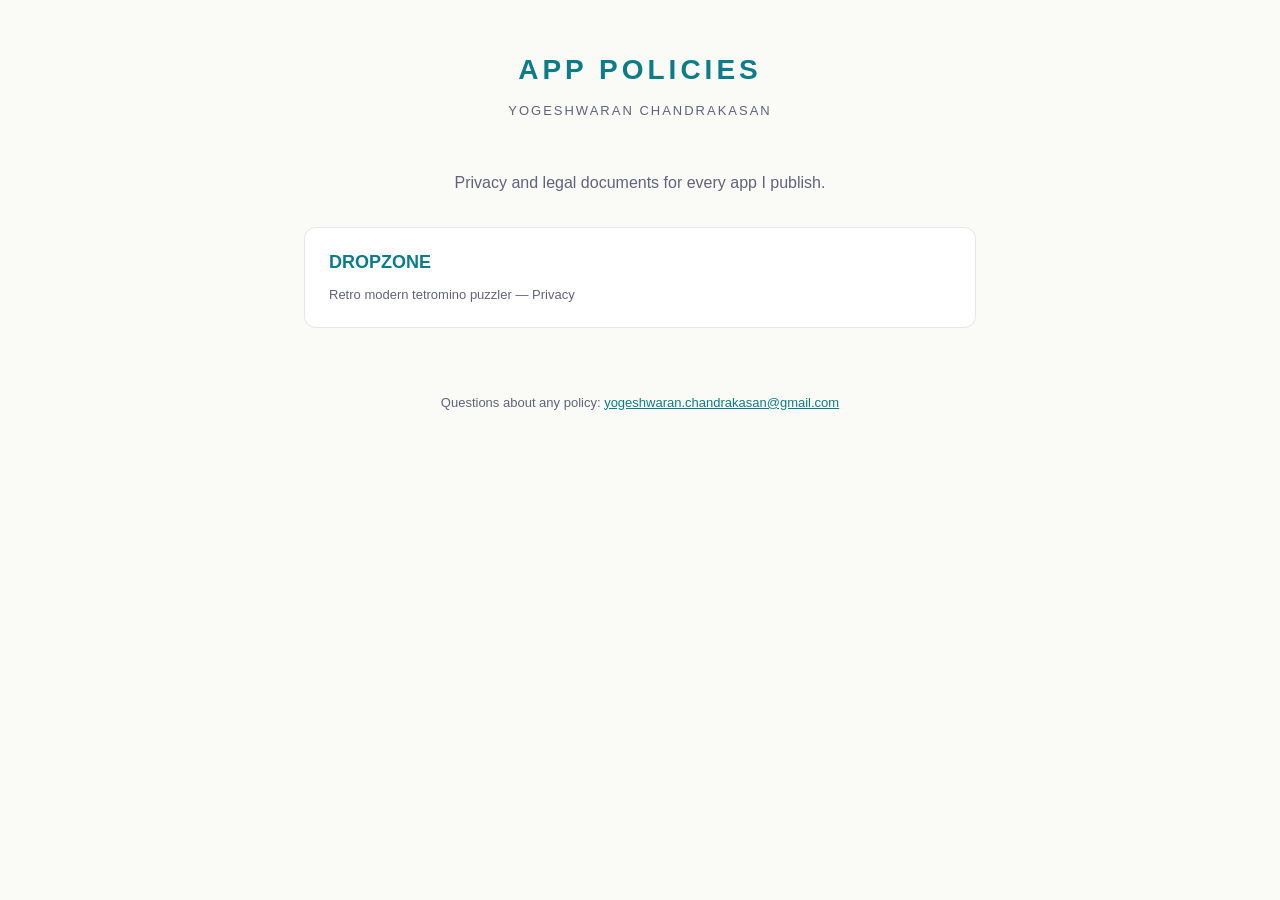
<file: index.html>
<!doctype html>
<html lang="en">
  <head>
    <meta charset="utf-8" />
    <meta name="viewport" content="width=device-width, initial-scale=1" />
    <title>Yogeshwaran Chandrakasan — App Policies</title>
    <meta
      name="description"
      content="Privacy and legal policies for apps published by Yogeshwaran Chandrakasan."
    />
    <link rel="stylesheet" href="_shared/style.css" />
  </head>
  <body>
    <main>
      <header>
        <h1>APP POLICIES</h1>
        <p class="subtitle">Yogeshwaran Chandrakasan</p>
      </header>

      <p style="text-align: center; color: var(--muted)">
        Privacy and legal documents for every app I publish.
      </p>

      <div class="apps-grid">
        <a href="dropzone/" class="app-card">
          <span class="name">DROPZONE</span>
          <span class="meta">Retro modern tetromino puzzler — Privacy</span>
        </a>
      </div>

      <footer>
        Questions about any policy:
        <a href="mailto:yogeshwaran.chandrakasan@gmail.com">
          yogeshwaran.chandrakasan@gmail.com
        </a>
      </footer>
    </main>
  </body>
</html>
</file>
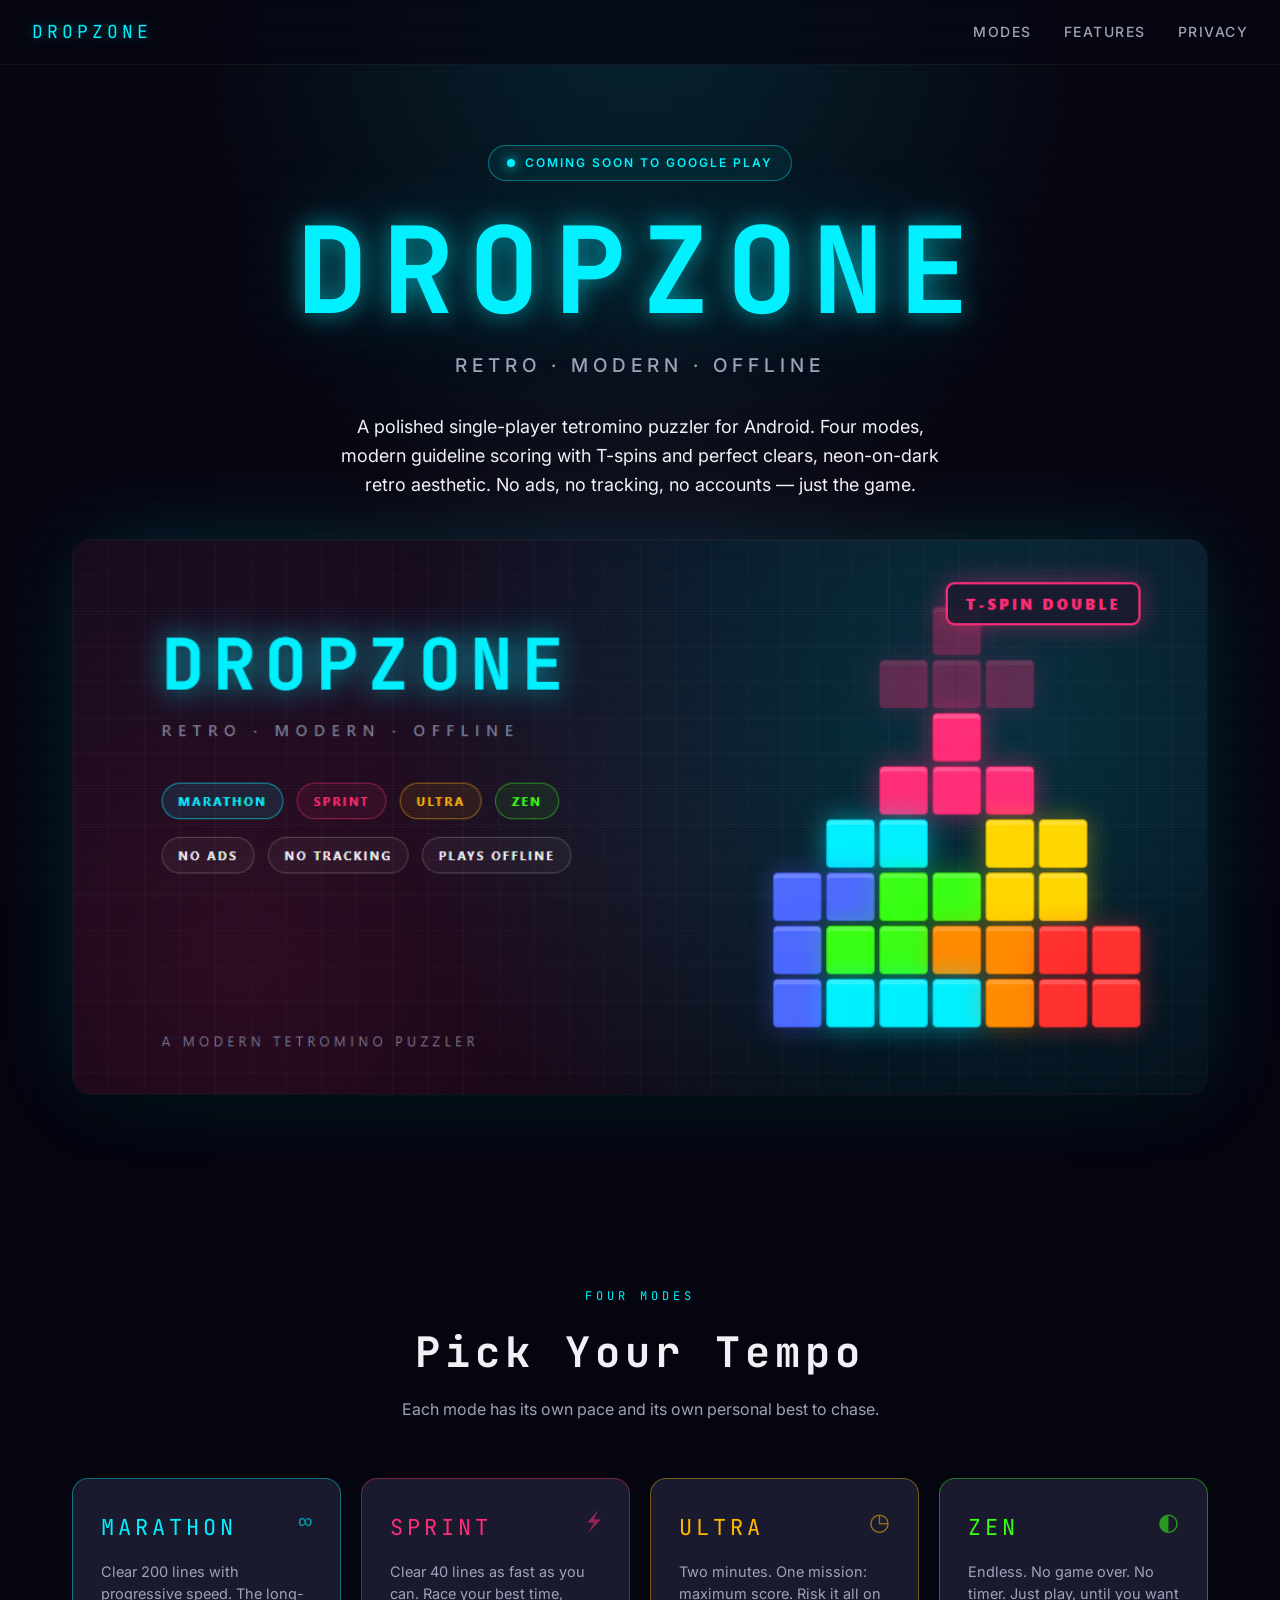
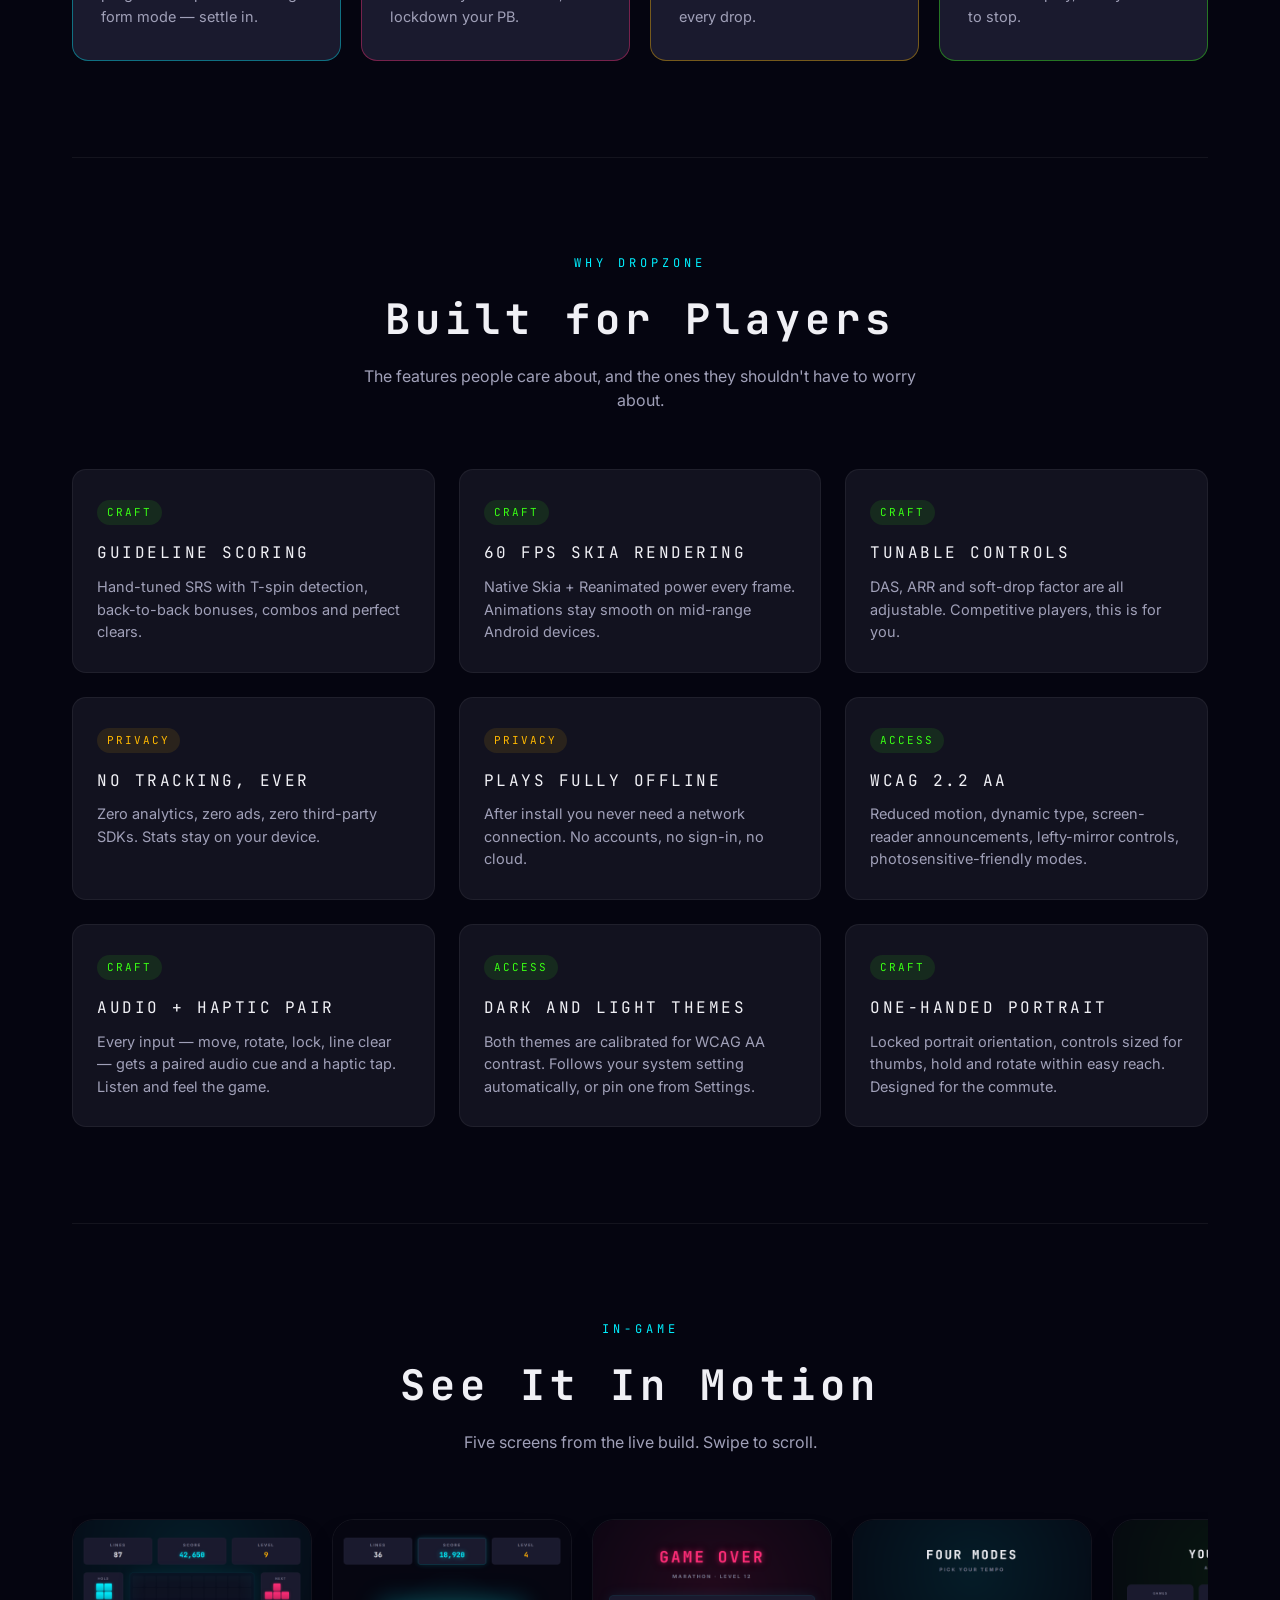
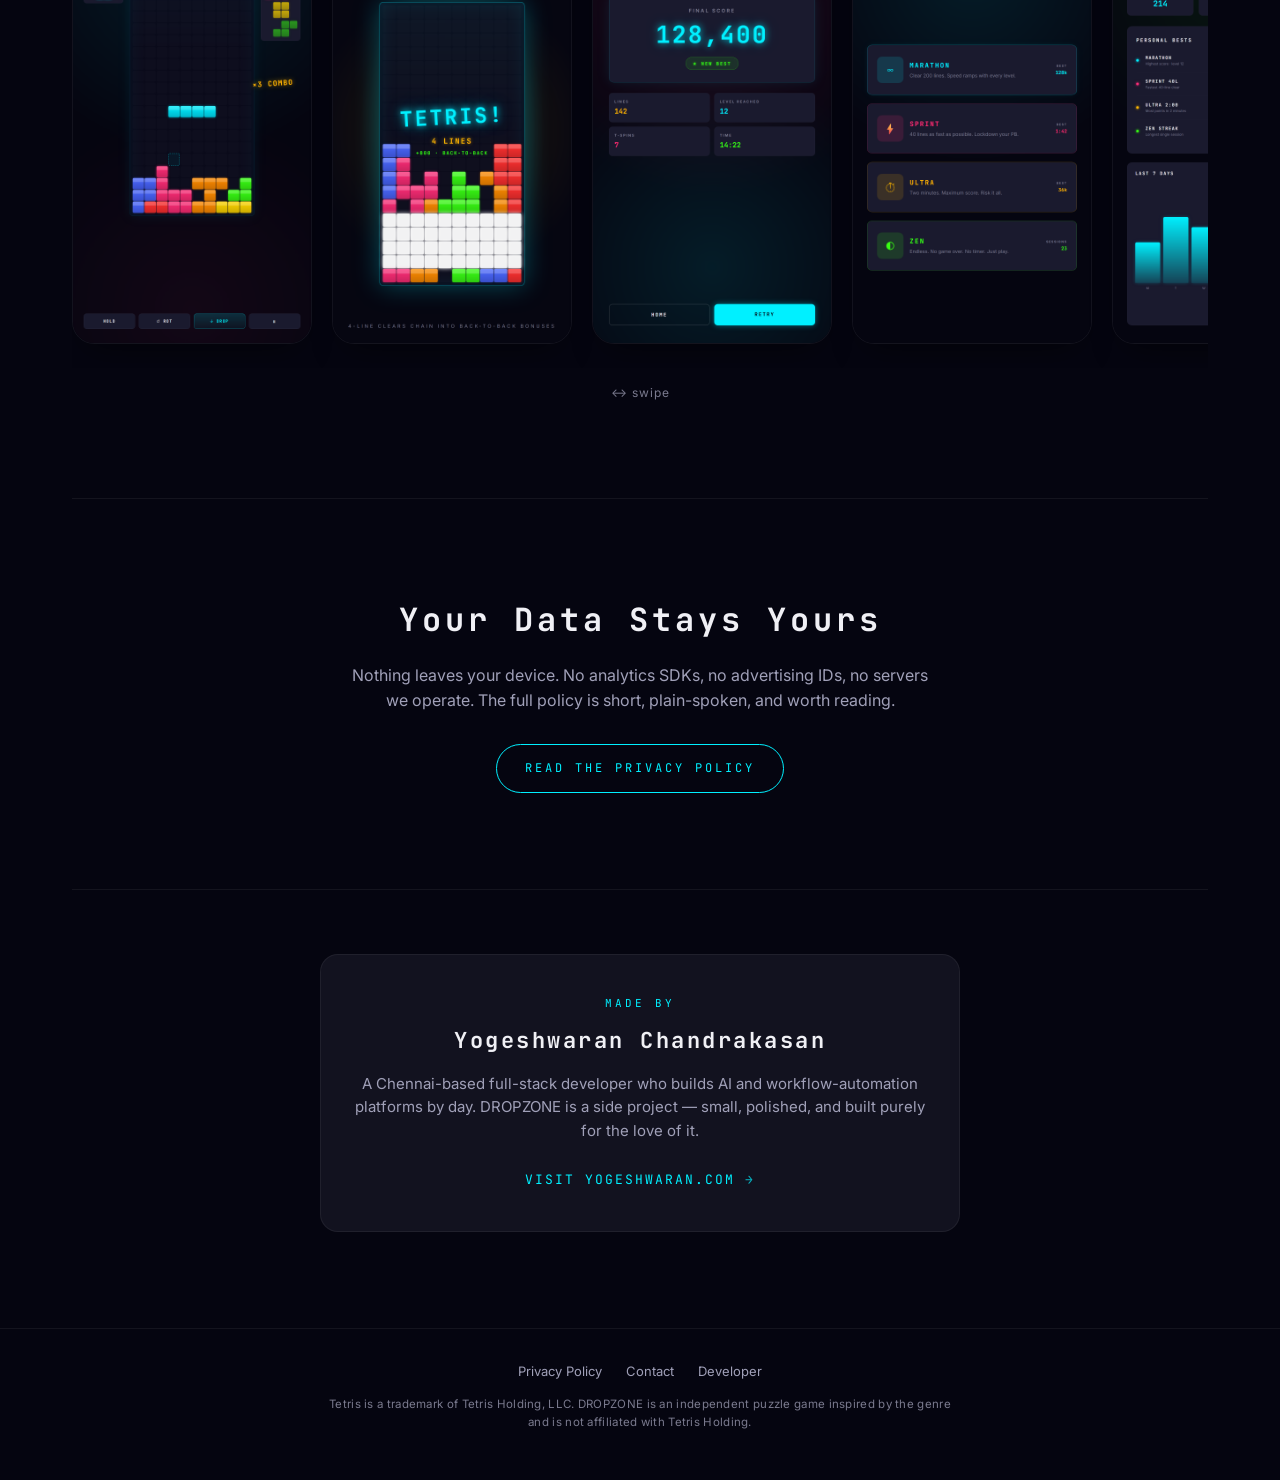
<file: dropzone/index.html>
<!doctype html>
<html lang="en">
  <head>
    <meta charset="utf-8" />
    <meta name="viewport" content="width=device-width, initial-scale=1" />
    <title>DROPZONE — A polished retro modern tetromino puzzler</title>
    <meta
      name="description"
      content="DROPZONE is a single-player tetromino puzzler for Android. Four modes, modern guideline scoring, neon-on-dark retro aesthetic. No ads, no tracking, fully offline."
    />
    <meta property="og:title" content="DROPZONE" />
    <meta
      property="og:description"
      content="A polished retro modern tetromino puzzler. No ads, no tracking, fully offline."
    />
    <meta property="og:image" content="feature-graphic.png" />
    <meta property="og:type" content="website" />
    <link rel="icon" type="image/png" href="favicon.png" />
    <style>
      @import url('https://fonts.googleapis.com/css2?family=Inter:wght@400;500;600;700&family=JetBrains+Mono:wght@700&display=swap');

      :root {
        --bg-0: #030309;
        --bg-1: #050510;
        --bg-2: #0a0a1a;
        --bg-3: #12121f;
        --bg-4: #1a1a2e;
        --text: #f0f0f5;
        --muted: #a0a0b8;
        --dim: #7a7a8e;
        --separator: rgba(255, 255, 255, 0.06);
        --cyan: #00f0ff;
        --magenta: #ff2d78;
        --amber: #ffb800;
        --green: #39ff14;
        --orange: #ff8c00;
        --blue: #4d6aff;
      }

      * { box-sizing: border-box; }

      html, body {
        margin: 0;
        padding: 0;
        background: var(--bg-1);
        color: var(--text);
        font-family: 'Inter', -apple-system, BlinkMacSystemFont, 'Segoe UI', sans-serif;
        line-height: 1.55;
        -webkit-font-smoothing: antialiased;
        text-rendering: optimizeLegibility;
      }

      body {
        background:
          radial-gradient(ellipse at 50% -10%, rgba(0, 240, 255, 0.14), transparent 50%),
          radial-gradient(ellipse at 50% 110%, rgba(255, 45, 120, 0.10), transparent 50%),
          var(--bg-1);
        background-attachment: fixed;
      }

      /* faint CRT scanline overlay — mirrors the in-game effect */
      body::after {
        content: '';
        position: fixed;
        inset: 0;
        pointer-events: none;
        background: repeating-linear-gradient(
          to bottom,
          transparent 0 2px,
          rgba(255, 255, 255, 0.015) 2px 3px
        );
        z-index: 1000;
      }

      a { color: var(--cyan); text-decoration: none; }
      a:hover { text-decoration: underline; }

      .mono {
        font-family: 'JetBrains Mono', 'Courier New', monospace;
      }

      /* Top nav */
      nav.top {
        position: sticky;
        top: 0;
        z-index: 100;
        display: flex;
        align-items: center;
        justify-content: space-between;
        padding: 18px 32px;
        background: rgba(5, 5, 16, 0.7);
        backdrop-filter: blur(12px);
        -webkit-backdrop-filter: blur(12px);
        border-bottom: 1px solid var(--separator);
      }
      nav.top .brand {
        font-family: 'JetBrains Mono', monospace;
        font-size: 18px;
        letter-spacing: 4px;
        color: var(--cyan);
        text-shadow: 0 0 12px rgba(0, 240, 255, 0.4);
      }
      nav.top .links {
        display: flex;
        gap: 32px;
        font-size: 14px;
        color: var(--muted);
      }
      nav.top .links a { color: var(--muted); text-transform: uppercase; letter-spacing: 1.5px; font-weight: 500; }
      nav.top .links a:hover { color: var(--cyan); text-decoration: none; }

      main {
        max-width: 1200px;
        margin: 0 auto;
        padding: 0 32px;
      }

      /* Hero */
      section.hero {
        padding: 80px 0 96px;
        text-align: center;
      }
      .hero .pill {
        display: inline-flex;
        align-items: center;
        gap: 10px;
        padding: 8px 18px;
        border: 1px solid rgba(0, 240, 255, 0.4);
        border-radius: 999px;
        background: rgba(0, 240, 255, 0.06);
        color: var(--cyan);
        font-size: 12px;
        letter-spacing: 2px;
        text-transform: uppercase;
        font-weight: 600;
        margin-bottom: 32px;
      }
      .hero .pill .dot {
        width: 8px; height: 8px;
        background: var(--cyan);
        border-radius: 50%;
        box-shadow: 0 0 12px var(--cyan);
        animation: pulse 1.8s ease-in-out infinite;
      }
      @keyframes pulse { 50% { opacity: 0.4; } }

      .hero h1 {
        font-family: 'JetBrains Mono', monospace;
        font-size: clamp(56px, 11vw, 120px);
        letter-spacing: clamp(6px, 1.5vw, 14px);
        margin: 0 0 24px;
        color: var(--cyan);
        text-shadow:
          0 0 24px rgba(0, 240, 255, 0.55),
          0 0 80px rgba(0, 240, 255, 0.25);
        line-height: 0.95;
      }
      .hero p.tagline {
        font-size: clamp(16px, 1.7vw, 19px);
        letter-spacing: 5px;
        text-transform: uppercase;
        color: var(--muted);
        margin: 0 0 32px;
        font-weight: 500;
      }
      .hero p.lead {
        max-width: 620px;
        margin: 0 auto 40px;
        font-size: 18px;
        color: var(--text);
        line-height: 1.6;
      }

      .hero .featured {
        margin-top: 32px;
        border-radius: 18px;
        overflow: hidden;
        border: 1px solid var(--separator);
        box-shadow:
          0 24px 48px -16px rgba(0, 0, 0, 0.6),
          0 0 80px -20px rgba(0, 240, 255, 0.25);
      }
      .hero .featured img {
        display: block;
        width: 100%;
        height: auto;
      }

      /* Section heading helper */
      .section-head {
        text-align: center;
        margin-bottom: 56px;
      }
      .section-head .eyebrow {
        font-family: 'JetBrains Mono', monospace;
        font-size: 12px;
        letter-spacing: 4px;
        color: var(--cyan);
        text-transform: uppercase;
        margin-bottom: 14px;
      }
      .section-head h2 {
        font-family: 'JetBrains Mono', monospace;
        font-size: clamp(28px, 4vw, 42px);
        letter-spacing: clamp(2px, 0.4vw, 5px);
        margin: 0 0 12px;
        color: var(--text);
      }
      .section-head p {
        color: var(--muted);
        font-size: 16px;
        max-width: 560px;
        margin: 0 auto;
      }

      /* Modes */
      section.modes { padding: 96px 0; }
      .mode-grid {
        display: grid;
        grid-template-columns: repeat(auto-fit, minmax(240px, 1fr));
        gap: 20px;
      }
      .mode-card {
        position: relative;
        padding: 32px 28px;
        background: var(--bg-4);
        border: 1px solid var(--separator);
        border-radius: 16px;
        transition: border-color 200ms ease, transform 200ms ease;
      }
      .mode-card:hover {
        transform: translateY(-2px);
      }
      .mode-card .label {
        font-family: 'JetBrains Mono', monospace;
        font-size: 22px;
        letter-spacing: 4px;
        margin-bottom: 16px;
      }
      .mode-card .desc {
        font-size: 14.5px;
        color: var(--muted);
        line-height: 1.55;
      }
      .mode-card .glyph {
        position: absolute;
        top: 24px;
        right: 28px;
        font-family: 'JetBrains Mono', monospace;
        font-size: 24px;
        opacity: 0.55;
      }
      .mode-card.marathon { border-color: rgba(0, 240, 255, 0.4); }
      .mode-card.marathon:hover { border-color: var(--cyan); box-shadow: 0 0 32px -8px rgba(0,240,255,0.4); }
      .mode-card.marathon .label, .mode-card.marathon .glyph { color: var(--cyan); }

      .mode-card.sprint { border-color: rgba(255, 45, 120, 0.4); }
      .mode-card.sprint:hover { border-color: var(--magenta); box-shadow: 0 0 32px -8px rgba(255,45,120,0.4); }
      .mode-card.sprint .label, .mode-card.sprint .glyph { color: var(--magenta); }

      .mode-card.ultra { border-color: rgba(255, 184, 0, 0.4); }
      .mode-card.ultra:hover { border-color: var(--amber); box-shadow: 0 0 32px -8px rgba(255,184,0,0.4); }
      .mode-card.ultra .label, .mode-card.ultra .glyph { color: var(--amber); }

      .mode-card.zen { border-color: rgba(57, 255, 20, 0.4); }
      .mode-card.zen:hover { border-color: var(--green); box-shadow: 0 0 32px -8px rgba(57,255,20,0.4); }
      .mode-card.zen .label, .mode-card.zen .glyph { color: var(--green); }

      /* Features */
      section.features { padding: 96px 0; border-top: 1px solid var(--separator); }
      .feature-grid {
        display: grid;
        grid-template-columns: repeat(3, 1fr);
        gap: 24px;
      }
      @media (max-width: 900px) {
        .feature-grid {
          grid-template-columns: repeat(2, 1fr);
        }
      }
      @media (max-width: 600px) {
        .feature-grid {
          grid-template-columns: 1fr;
        }
      }
      .feature {
        padding: 28px 24px;
        background: var(--bg-3);
        border: 1px solid var(--separator);
        border-radius: 14px;
      }
      .feature .tag {
        display: inline-block;
        font-family: 'JetBrains Mono', monospace;
        font-size: 11px;
        letter-spacing: 2px;
        color: var(--green);
        background: rgba(57, 255, 20, 0.10);
        padding: 4px 10px;
        border-radius: 999px;
        margin-bottom: 16px;
      }
      .feature.warn .tag { color: var(--amber); background: rgba(255, 184, 0, 0.10); }
      .feature .title {
        font-family: 'JetBrains Mono', monospace;
        font-size: 16px;
        letter-spacing: 2.5px;
        text-transform: uppercase;
        margin-bottom: 10px;
        color: var(--text);
      }
      .feature .body {
        font-size: 14.5px;
        color: var(--muted);
        line-height: 1.55;
      }

      /* Screenshots */
      section.shots { padding: 96px 0; border-top: 1px solid var(--separator); }
      .shot-track {
        display: flex;
        gap: 20px;
        overflow-x: auto;
        scroll-snap-type: x mandatory;
        padding: 8px 0 24px;
        scrollbar-width: thin;
        scrollbar-color: var(--bg-4) transparent;
      }
      .shot-track::-webkit-scrollbar { height: 6px; }
      .shot-track::-webkit-scrollbar-track { background: transparent; }
      .shot-track::-webkit-scrollbar-thumb { background: var(--bg-4); border-radius: 999px; }
      .shot {
        flex: 0 0 240px;
        scroll-snap-align: center;
        border-radius: 22px;
        overflow: hidden;
        border: 1px solid var(--separator);
        box-shadow: 0 16px 32px -16px rgba(0, 0, 0, 0.6);
        transition: transform 200ms ease, border-color 200ms ease;
      }
      .shot:hover { transform: translateY(-4px); border-color: rgba(0, 240, 255, 0.3); }
      .shot img { display: block; width: 100%; height: auto; }
      .shot-hint {
        text-align: center;
        margin-top: 16px;
        font-size: 12px;
        letter-spacing: 1px;
        color: var(--dim);
      }

      /* Privacy callout */
      section.privacy-cta { padding: 96px 0; border-top: 1px solid var(--separator); text-align: center; }
      section.privacy-cta h2 {
        font-family: 'JetBrains Mono', monospace;
        font-size: clamp(24px, 3vw, 32px);
        letter-spacing: 4px;
        margin: 0 0 18px;
      }
      section.privacy-cta p {
        max-width: 600px;
        margin: 0 auto 32px;
        color: var(--muted);
        font-size: 16px;
      }
      section.privacy-cta a.btn {
        display: inline-block;
        padding: 14px 28px;
        background: transparent;
        border: 1px solid var(--cyan);
        color: var(--cyan);
        border-radius: 999px;
        font-family: 'JetBrains Mono', monospace;
        font-size: 12px;
        letter-spacing: 3px;
        text-transform: uppercase;
        transition: background 200ms ease;
      }
      section.privacy-cta a.btn:hover {
        background: rgba(0, 240, 255, 0.1);
        text-decoration: none;
      }

      /* Maker */
      section.maker {
        padding: 64px 0 96px;
        border-top: 1px solid var(--separator);
      }
      .maker-card {
        max-width: 640px;
        margin: 0 auto;
        text-align: center;
        padding: 40px 32px;
        background: var(--bg-3);
        border: 1px solid var(--separator);
        border-radius: 18px;
      }
      .maker-card .eyebrow {
        font-family: 'JetBrains Mono', monospace;
        font-size: 11px;
        letter-spacing: 3px;
        color: var(--cyan);
        text-transform: uppercase;
        margin-bottom: 12px;
      }
      .maker-card h3 {
        font-family: 'JetBrains Mono', monospace;
        font-size: 22px;
        letter-spacing: 2.5px;
        margin: 0 0 14px;
      }
      .maker-card p { color: var(--muted); margin: 0 0 24px; font-size: 15px; }
      .maker-card a.link {
        font-family: 'JetBrains Mono', monospace;
        font-size: 13px;
        letter-spacing: 2px;
        color: var(--cyan);
        text-transform: uppercase;
      }
      .maker-card a.link::after {
        content: ' →';
        opacity: 0.7;
      }

      /* Footer */
      footer.site {
        padding: 32px 32px 48px;
        border-top: 1px solid var(--separator);
        text-align: center;
        font-size: 13px;
        color: var(--dim);
      }
      footer.site .row { display: flex; justify-content: center; gap: 24px; margin-bottom: 14px; flex-wrap: wrap; }
      footer.site a { color: var(--muted); }
      footer.site .legal { font-size: 11.5px; letter-spacing: 0.3px; line-height: 1.6; max-width: 640px; margin: 0 auto; }

      @media (max-width: 640px) {
        main, nav.top { padding-left: 20px; padding-right: 20px; }
        nav.top .links { gap: 18px; font-size: 12px; }
        section.hero { padding: 56px 0 64px; }
        section.modes, section.features, section.shots, section.privacy-cta, section.maker { padding: 64px 0; }
      }
    </style>
  </head>
  <body>
    <nav class="top">
      <span class="brand">DROPZONE</span>
      <div class="links">
        <a href="#modes">Modes</a>
        <a href="#features">Features</a>
        <a href="privacy">Privacy</a>
      </div>
    </nav>

    <main>
      <!-- HERO -->
      <section class="hero">
        <div class="pill">
          <span class="dot"></span>
          Coming soon to Google Play
        </div>
        <h1>DROPZONE</h1>
        <p class="tagline">Retro · Modern · Offline</p>
        <p class="lead">
          A polished single-player tetromino puzzler for Android. Four modes,
          modern guideline scoring with T-spins and perfect clears, neon-on-dark
          retro aesthetic. No ads, no tracking, no accounts &mdash; just the game.
        </p>
        <div class="featured">
          <img src="feature-graphic.png" alt="DROPZONE feature graphic showing the game title and a neon tetromino stack." />
        </div>
      </section>

      <!-- MODES -->
      <section class="modes" id="modes">
        <div class="section-head">
          <div class="eyebrow">FOUR MODES</div>
          <h2>Pick Your Tempo</h2>
          <p>Each mode has its own pace and its own personal best to chase.</p>
        </div>
        <div class="mode-grid">
          <div class="mode-card marathon">
            <div class="glyph">&#8734;</div>
            <div class="label">MARATHON</div>
            <div class="desc">Clear 200 lines with progressive speed. The long-form mode &mdash; settle in.</div>
          </div>
          <div class="mode-card sprint">
            <div class="glyph">&#9889;</div>
            <div class="label">SPRINT</div>
            <div class="desc">Clear 40 lines as fast as you can. Race your best time, lockdown your PB.</div>
          </div>
          <div class="mode-card ultra">
            <div class="glyph">&#9719;</div>
            <div class="label">ULTRA</div>
            <div class="desc">Two minutes. One mission: maximum score. Risk it all on every drop.</div>
          </div>
          <div class="mode-card zen">
            <div class="glyph">&#9680;</div>
            <div class="label">ZEN</div>
            <div class="desc">Endless. No game over. No timer. Just play, until you want to stop.</div>
          </div>
        </div>
      </section>

      <!-- FEATURES -->
      <section class="features" id="features">
        <div class="section-head">
          <div class="eyebrow">WHY DROPZONE</div>
          <h2>Built for Players</h2>
          <p>The features people care about, and the ones they shouldn't have to worry about.</p>
        </div>
        <div class="feature-grid">
          <div class="feature">
            <span class="tag">CRAFT</span>
            <div class="title">Guideline scoring</div>
            <div class="body">Hand-tuned SRS with T-spin detection, back-to-back bonuses, combos and perfect clears.</div>
          </div>
          <div class="feature">
            <span class="tag">CRAFT</span>
            <div class="title">60 FPS Skia rendering</div>
            <div class="body">Native Skia + Reanimated power every frame. Animations stay smooth on mid-range Android devices.</div>
          </div>
          <div class="feature">
            <span class="tag">CRAFT</span>
            <div class="title">Tunable controls</div>
            <div class="body">DAS, ARR and soft-drop factor are all adjustable. Competitive players, this is for you.</div>
          </div>
          <div class="feature warn">
            <span class="tag">PRIVACY</span>
            <div class="title">No tracking, ever</div>
            <div class="body">Zero analytics, zero ads, zero third-party SDKs. Stats stay on your device.</div>
          </div>
          <div class="feature warn">
            <span class="tag">PRIVACY</span>
            <div class="title">Plays fully offline</div>
            <div class="body">After install you never need a network connection. No accounts, no sign-in, no cloud.</div>
          </div>
          <div class="feature">
            <span class="tag">ACCESS</span>
            <div class="title">WCAG 2.2 AA</div>
            <div class="body">Reduced motion, dynamic type, screen-reader announcements, lefty-mirror controls, photosensitive-friendly modes.</div>
          </div>
          <div class="feature">
            <span class="tag">CRAFT</span>
            <div class="title">Audio + haptic pair</div>
            <div class="body">Every input &mdash; move, rotate, lock, line clear &mdash; gets a paired audio cue and a haptic tap. Listen and feel the game.</div>
          </div>
          <div class="feature">
            <span class="tag">ACCESS</span>
            <div class="title">Dark and light themes</div>
            <div class="body">Both themes are calibrated for WCAG AA contrast. Follows your system setting automatically, or pin one from Settings.</div>
          </div>
          <div class="feature">
            <span class="tag">CRAFT</span>
            <div class="title">One-handed portrait</div>
            <div class="body">Locked portrait orientation, controls sized for thumbs, hold and rotate within easy reach. Designed for the commute.</div>
          </div>
        </div>
      </section>

      <!-- SCREENSHOTS -->
      <section class="shots">
        <div class="section-head">
          <div class="eyebrow">IN-GAME</div>
          <h2>See It In Motion</h2>
          <p>Five screens from the live build. Swipe to scroll.</p>
        </div>
        <div class="shot-track">
          <div class="shot"><img src="screenshots/01-gameplay.png" alt="Gameplay HUD with score, hold and next-piece queue." /></div>
          <div class="shot"><img src="screenshots/02-tetris-clear.png" alt="Tetris 4-line clear with neon glow celebration." /></div>
          <div class="shot"><img src="screenshots/03-game-over.png" alt="Game-over screen with final score and new-best chip." /></div>
          <div class="shot"><img src="screenshots/04-modes.png" alt="Four-mode picker showing Marathon, Sprint, Ultra and Zen." /></div>
          <div class="shot"><img src="screenshots/05-stats.png" alt="Personal stats with last-7-days play activity chart." /></div>
        </div>
        <div class="shot-hint">↔ swipe</div>
      </section>

      <!-- PRIVACY CTA -->
      <section class="privacy-cta">
        <h2>Your Data Stays Yours</h2>
        <p>
          Nothing leaves your device. No analytics SDKs, no advertising IDs,
          no servers we operate. The full policy is short, plain-spoken,
          and worth reading.
        </p>
        <a class="btn" href="privacy">Read the Privacy Policy</a>
      </section>

      <!-- MAKER -->
      <section class="maker">
        <div class="maker-card">
          <div class="eyebrow">MADE BY</div>
          <h3>Yogeshwaran Chandrakasan</h3>
          <p>
            A Chennai-based full-stack developer who builds AI and
            workflow-automation platforms by day. DROPZONE is a side project
            &mdash; small, polished, and built purely for the love of it.
          </p>
          <a class="link" href="https://yogeshwaran.com" target="_blank" rel="noopener">Visit yogeshwaran.com</a>
        </div>
      </section>
    </main>

    <footer class="site">
      <div class="row">
        <a href="privacy">Privacy Policy</a>
        <a href="mailto:yogeshwaran.chandrakasan@gmail.com">Contact</a>
        <a href="https://yogeshwaran.com" target="_blank" rel="noopener">Developer</a>
      </div>
      <p class="legal">
        Tetris is a trademark of Tetris Holding, LLC. DROPZONE is an
        independent puzzle game inspired by the genre and is not affiliated
        with Tetris Holding.
      </p>
    </footer>
  </body>
</html>
</file>
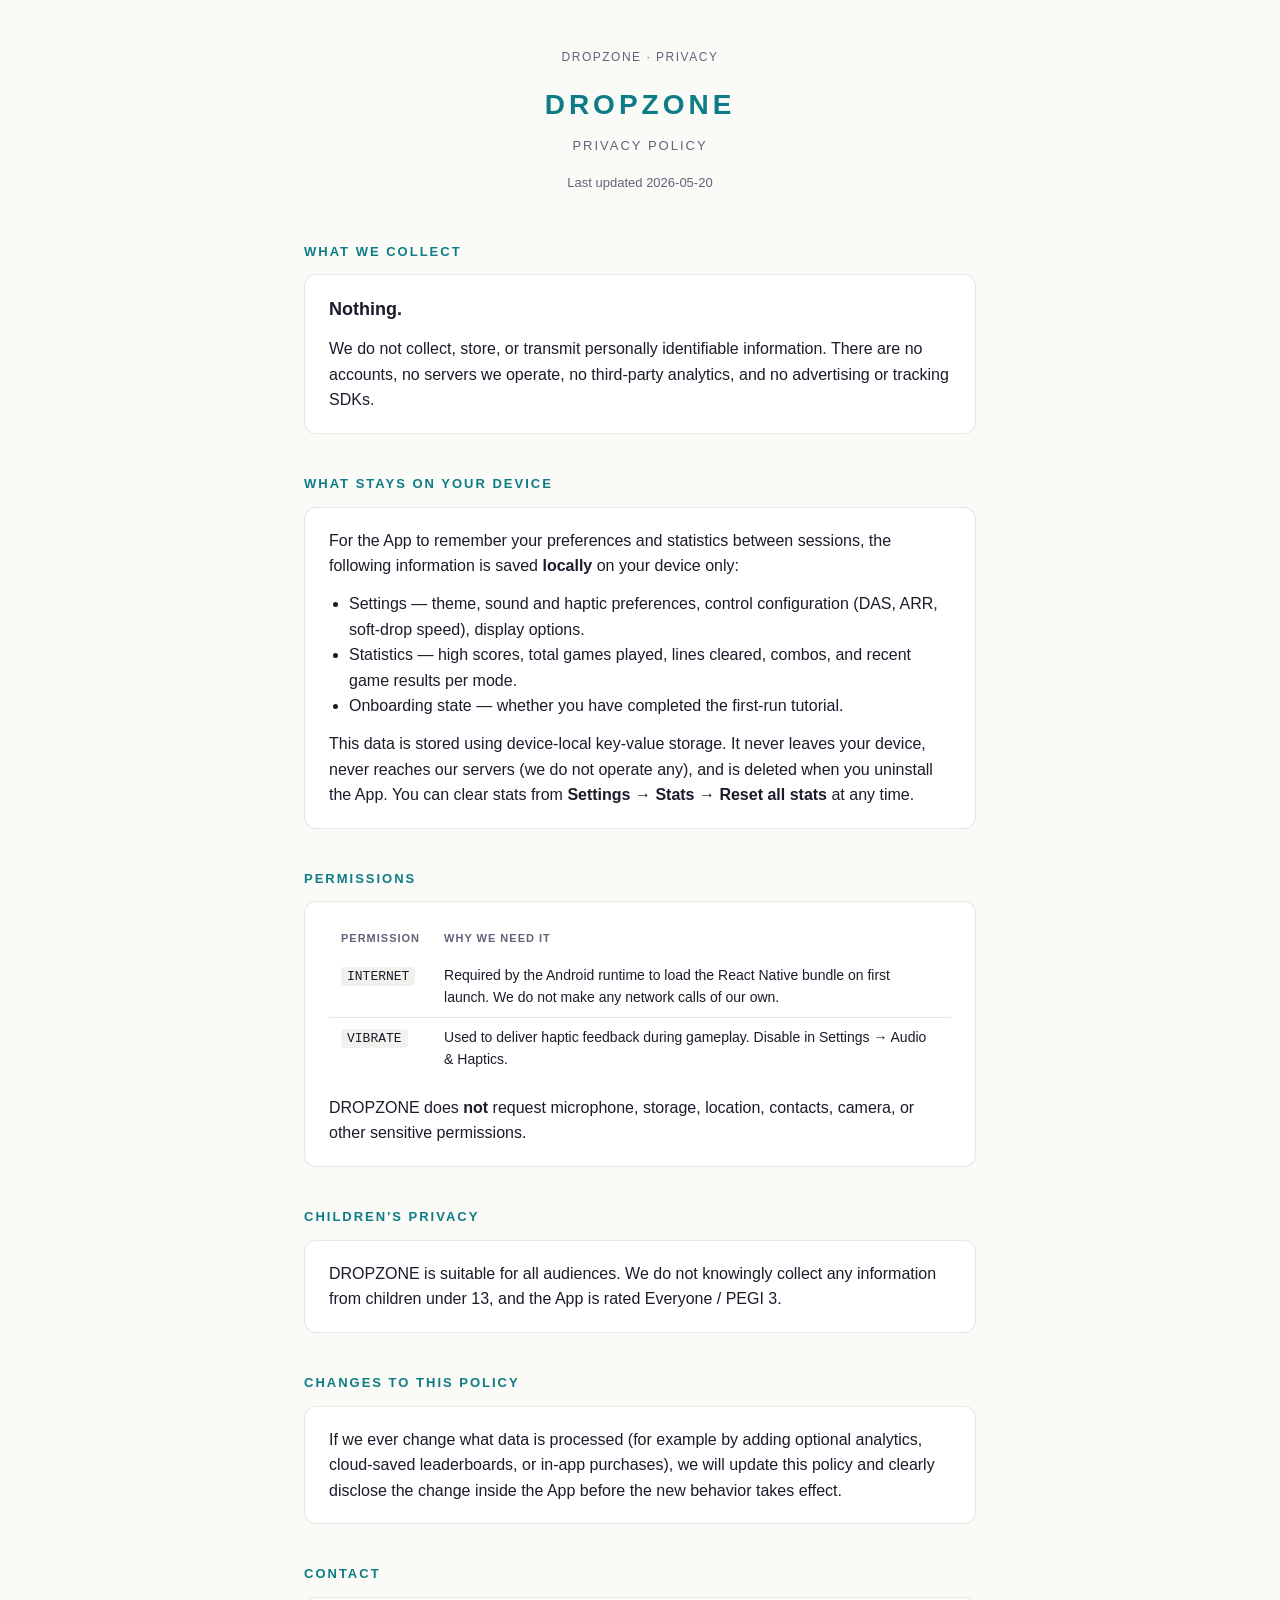
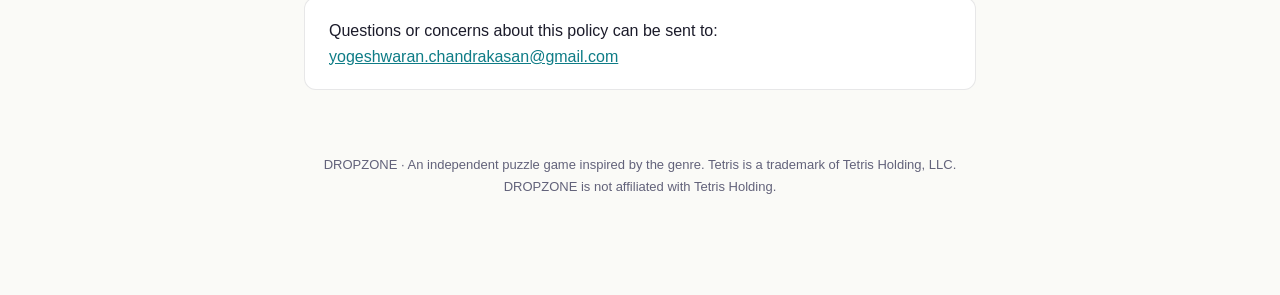
<file: dropzone/privacy.html>
<!doctype html>
<html lang="en">
  <head>
    <meta charset="utf-8" />
    <meta name="viewport" content="width=device-width, initial-scale=1" />
    <meta name="robots" content="index,follow" />
    <title>DROPZONE — Privacy Policy</title>
    <meta
      name="description"
      content="DROPZONE collects no data. Everything stays on your device."
    />
    <link rel="stylesheet" href="../_shared/style.css" />
  </head>
  <body>
    <main>
      <header>
        <div class="crumbs">
          <a href="./">DROPZONE</a> · Privacy
        </div>
        <h1>DROPZONE</h1>
        <p class="subtitle">Privacy Policy</p>
      </header>

      <p class="last-updated">Last updated 2026-05-20</p>

      <h2>What we collect</h2>
      <section>
        <p style="font-weight: 600; font-size: 18px">Nothing.</p>
        <p>
          We do not collect, store, or transmit personally identifiable
          information. There are no accounts, no servers we operate, no
          third-party analytics, and no advertising or tracking SDKs.
        </p>
      </section>

      <h2>What stays on your device</h2>
      <section>
        <p>
          For the App to remember your preferences and statistics between
          sessions, the following information is saved <strong>locally</strong>
          on your device only:
        </p>
        <ul>
          <li>Settings — theme, sound and haptic preferences, control
            configuration (DAS, ARR, soft-drop speed), display options.</li>
          <li>Statistics — high scores, total games played, lines cleared,
            combos, and recent game results per mode.</li>
          <li>Onboarding state — whether you have completed the first-run
            tutorial.</li>
        </ul>
        <p>
          This data is stored using device-local key-value storage. It never
          leaves your device, never reaches our servers (we do not operate
          any), and is deleted when you uninstall the App. You can clear
          stats from <strong>Settings → Stats → Reset all stats</strong> at
          any time.
        </p>
      </section>

      <h2>Permissions</h2>
      <section>
        <table>
          <thead>
            <tr>
              <th>Permission</th>
              <th>Why we need it</th>
            </tr>
          </thead>
          <tbody>
            <tr>
              <td><code>INTERNET</code></td>
              <td>
                Required by the Android runtime to load the React Native
                bundle on first launch. We do not make any network calls of
                our own.
              </td>
            </tr>
            <tr>
              <td><code>VIBRATE</code></td>
              <td>
                Used to deliver haptic feedback during gameplay. Disable in
                Settings → Audio &amp; Haptics.
              </td>
            </tr>
          </tbody>
        </table>
        <p style="margin-top: 16px">
          DROPZONE does <strong>not</strong> request microphone, storage,
          location, contacts, camera, or other sensitive permissions.
        </p>
      </section>

      <h2>Children's privacy</h2>
      <section>
        <p>
          DROPZONE is suitable for all audiences. We do not knowingly collect
          any information from children under 13, and the App is rated
          Everyone / PEGI 3.
        </p>
      </section>

      <h2>Changes to this policy</h2>
      <section>
        <p>
          If we ever change what data is processed (for example by adding
          optional analytics, cloud-saved leaderboards, or in-app purchases),
          we will update this policy and clearly disclose the change inside
          the App before the new behavior takes effect.
        </p>
      </section>

      <h2>Contact</h2>
      <section>
        <p>
          Questions or concerns about this policy can be sent to:<br />
          <a href="mailto:yogeshwaran.chandrakasan@gmail.com">
            yogeshwaran.chandrakasan@gmail.com
          </a>
        </p>
      </section>

      <footer>
        DROPZONE · An independent puzzle game inspired by the genre. Tetris
        is a trademark of Tetris Holding, LLC. DROPZONE is not affiliated
        with Tetris Holding.
      </footer>
    </main>
  </body>
</html>
</file>
<file: _shared/style.css>
/*
  Shared styles for every legal page in the policies repo.
  Light/dark aware via prefers-color-scheme. Self-contained — no
  external fonts, no JS, no analytics.
*/

:root {
  color-scheme: light dark;
  --bg: #fafaf7;
  --surface: #ffffff;
  --text: #1b1b2a;
  --muted: #62627a;
  --accent: #0e7c86;
  --border: rgba(20, 20, 30, 0.1);
  --code-bg: #f1f1ed;
}

@media (prefers-color-scheme: dark) {
  :root {
    --bg: #050510;
    --surface: #12121f;
    --text: #f0f0f5;
    --muted: #a0a0b8;
    --accent: #00f0ff;
    --border: rgba(255, 255, 255, 0.08);
    --code-bg: #1a1a2e;
  }
}

* {
  box-sizing: border-box;
}

html,
body {
  margin: 0;
  padding: 0;
  background: var(--bg);
  color: var(--text);
  font-family:
    -apple-system,
    BlinkMacSystemFont,
    "Segoe UI",
    Roboto,
    Inter,
    sans-serif;
  line-height: 1.6;
}

main {
  max-width: 720px;
  margin: 0 auto;
  padding: 48px 24px 96px;
}

header {
  text-align: center;
  margin-bottom: 48px;
}

header .crumbs {
  font-size: 12px;
  letter-spacing: 1.5px;
  text-transform: uppercase;
  color: var(--muted);
  margin-bottom: 16px;
}

header .crumbs a {
  color: var(--muted);
  text-decoration: none;
}

header .crumbs a:hover {
  color: var(--accent);
}

header h1 {
  font-size: 28px;
  letter-spacing: 4px;
  margin: 0 0 8px;
  color: var(--accent);
}

header p.subtitle {
  margin: 0;
  color: var(--muted);
  font-size: 13px;
  letter-spacing: 2px;
  text-transform: uppercase;
}

p.last-updated {
  text-align: center;
  color: var(--muted);
  font-size: 13px;
  margin: -32px 0 48px;
}

h2 {
  font-size: 13px;
  letter-spacing: 2px;
  text-transform: uppercase;
  color: var(--accent);
  margin: 32px 0 12px;
}

section {
  background: var(--surface);
  border: 1px solid var(--border);
  border-radius: 12px;
  padding: 20px 24px;
}

section + h2 {
  margin-top: 40px;
}

p {
  margin: 0 0 12px;
}

p:last-child {
  margin-bottom: 0;
}

ul {
  margin: 0 0 12px;
  padding-left: 20px;
}

table {
  width: 100%;
  border-collapse: collapse;
  font-size: 14px;
}

th,
td {
  text-align: left;
  padding: 8px 12px;
  border-bottom: 1px solid var(--border);
  vertical-align: top;
}

th {
  color: var(--muted);
  font-weight: 600;
  letter-spacing: 1px;
  text-transform: uppercase;
  font-size: 11px;
}

tr:last-child td,
tr:last-child th {
  border-bottom: 0;
}

code {
  background: var(--code-bg);
  padding: 2px 6px;
  border-radius: 4px;
  font-size: 13px;
  font-family: "SF Mono", Menlo, Consolas, monospace;
}

a {
  color: var(--accent);
}

footer {
  margin-top: 64px;
  text-align: center;
  color: var(--muted);
  font-size: 13px;
  line-height: 1.7;
}

.apps-grid {
  display: grid;
  gap: 16px;
  margin-top: 32px;
}

.app-card {
  display: block;
  padding: 20px 24px;
  background: var(--surface);
  border: 1px solid var(--border);
  border-radius: 12px;
  text-decoration: none;
  color: inherit;
  transition: border-color 120ms ease;
}

.app-card:hover {
  border-color: var(--accent);
}

.app-card .name {
  display: block;
  font-size: 18px;
  font-weight: 600;
  color: var(--accent);
  margin-bottom: 4px;
}

.app-card .meta {
  color: var(--muted);
  font-size: 13px;
}
</file>
